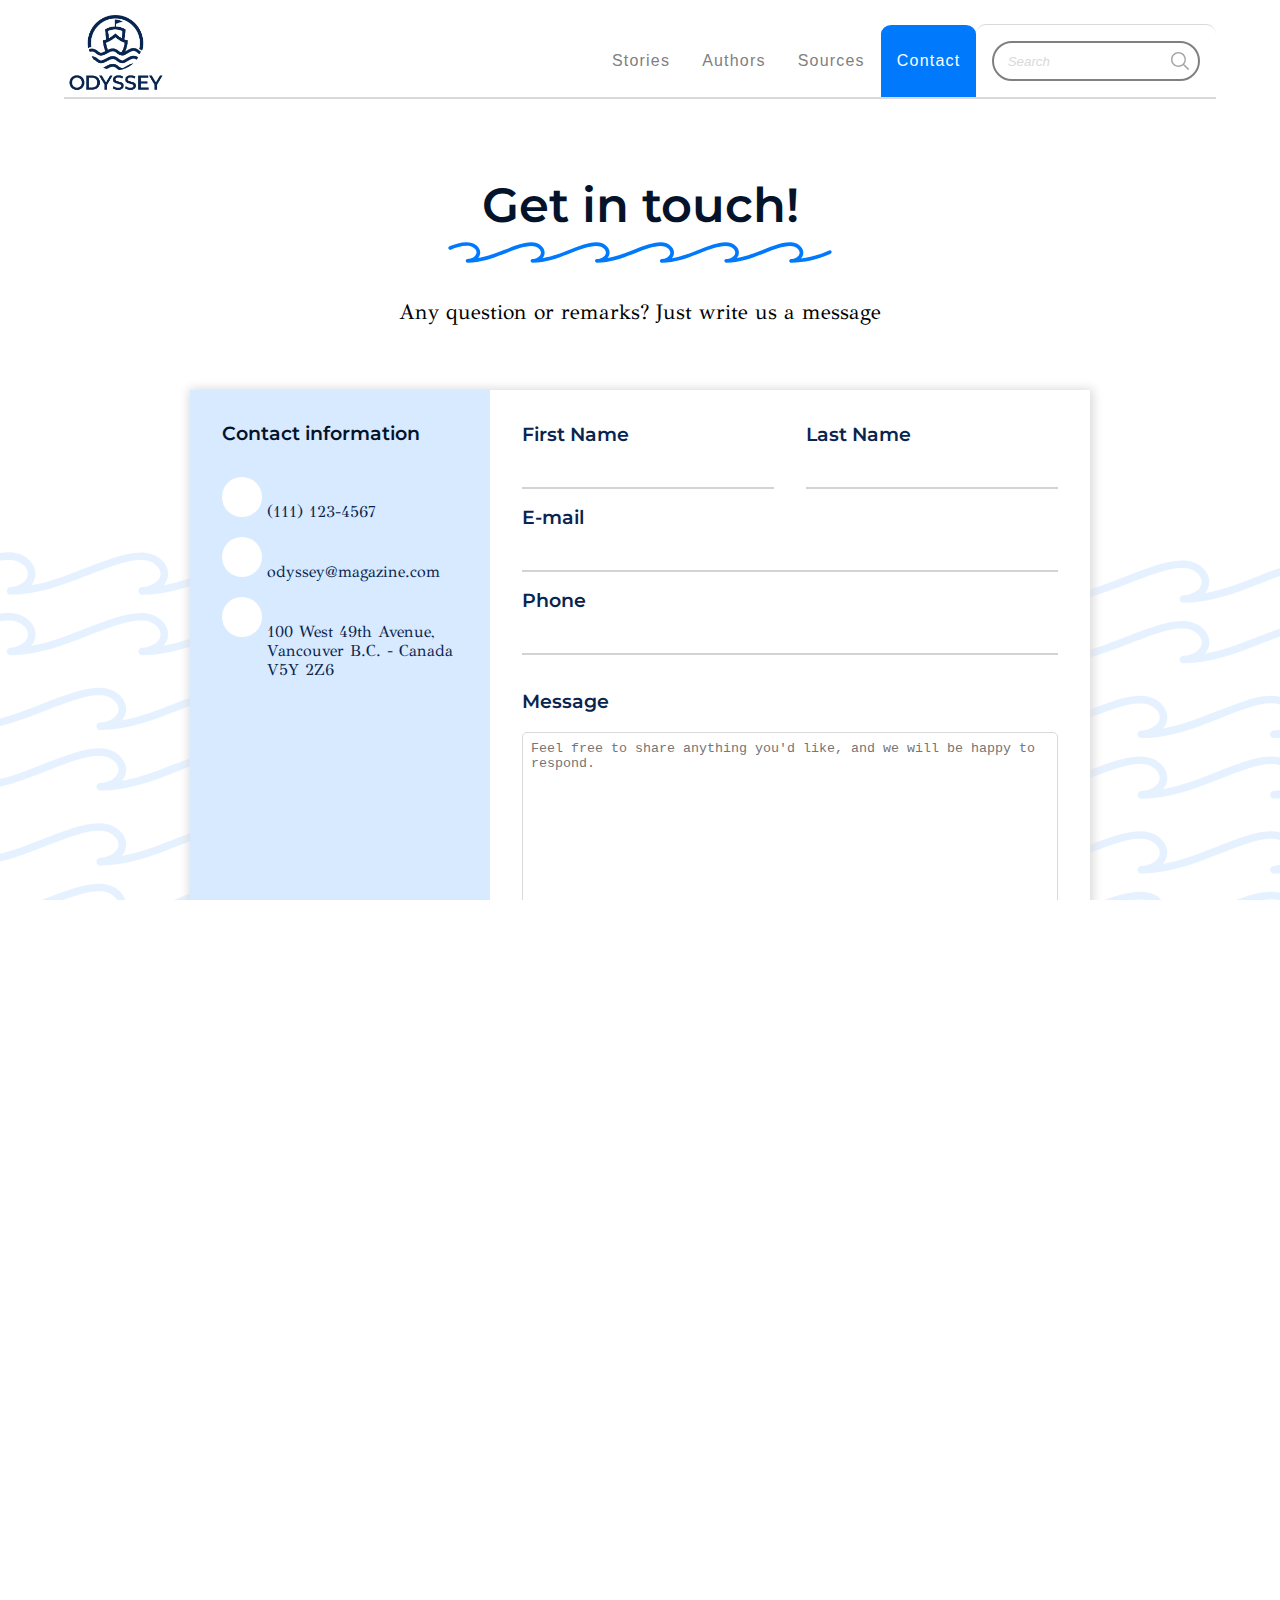
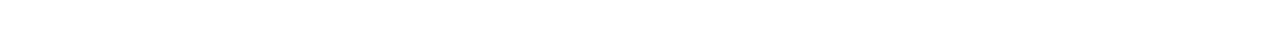
<file: pages/contact.html>
<!DOCTYPE html>
<html lang="en">
<head>
    <meta charset="UTF-8">
    <meta name="viewport" content="width=device-width, initial-scale=1.0">
    <script src="../js/index.js" defer></script>
    <link rel="stylesheet" href="../css/styles.css">
    <link rel="shortcut icon" href="../assets/svg/Magazine_Favicon-01.svg" type="image/x-icon">
    <link rel="stylesheet" href="https://cdnjs.cloudflare.com/ajax/libs/font-awesome/6.5.1/css/all.min.css" integrity="sha512-DTOQO9RWCH3ppGqcWaEA1BIZOC6xxalwEsw9c2QQeAIftl+Vegovlnee1c9QX4TctnWMn13TZye+giMm8e2LwA==" crossorigin="anonymous" referrerpolicy="no-referrer">
    <title>Contact</title>
</head>
<body>
    <header>
        <nav>
            <div id="logo-wrapper">
                <a href="../index.html">
                    <img src="../assets/imgs/logo_black.png" alt="Odyssey Logo Black"  id="logo-img">
                </a>
                <div id="menu-toggle">
                    <button aria-label="Toggle menu" id="toggle-button"><i class="fa-solid fa-bars"></i></button>
                </div>
            </div>
            <div id="menu" class="menu-list menu-list-black">
                <ul>
                    <li><a href="../pages/stories.html">Stories</a></li>
                    <li><a href="../pages/authors.html">Authors</a></li>
                    <li><a href="../pages/sources.html">Sources</a></li>
                    <li><a href="../pages/contact.html" class="active">Contact</a></li>
                    <li id="searchField">
                        <form action="#" method="get">
                            <input type="search" name="search" placeholder="Search">
                            <button type="submit" aria-label="search-button" id="searchBtn">Search</button>
                        </form>
                    </li>
                </ul>
            </div>
        </nav>
    </header>
    <main>
        <div id="contact-page">
            <div class="content centralized">
                <div class="page-title">
                    <h1>Get in touch!</h1>
                    <div class="underline-wrapper">
                        <img src="../assets/svg/underline-wave.svg" alt="Wave" aria-hidden="true">
                    </div>
                    <p>Any question or remarks? Just write us a message</p>
                </div>
                <div id="contact" class="grid">
                    <div id="contact-info">
                        <h3>Contact information</h3>
                        <div><i class="fa-solid fa-phone" aria-hidden="true"></i> (111) 123-4567</div>
                        <div><i class="fa-solid fa-envelope" aria-hidden="true"></i> odyssey@magazine.com</div>
                        <div><i class="fa-solid fa-location-dot" aria-hidden="true"></i> 100 West 49th Avenue, Vancouver B.C. - Canada V5Y 2Z6</div>
                    </div>
                    <form action="#" method="post">
                        <h3 class ="info">Your information</h3>
                        <div id="name-row" class="form-row">
                            <div class="form-group two-col">
                                <label for="firstName">First Name</label>
                                <input id="firstName" type="text" required>
                            </div>
                            <div class="form-group two-col">
                                <label for="lastName">Last Name</label>
                                <input id="lastName" type="text" required>
                            </div>
                        </div>
                        <div class="form-row one-col">
                            <div class="form-group">
                                <label for="email">E-mail</label>
                                <input id="email" type="text" required>
                            </div>
                        </div>
                        <div class="form-row one-col">
                            <div class="form-group">
                                <label for="phone">Phone</label>
                                <input id="phone" type="text" required>
                            </div>
                        </div>
                        <h3>Message</h3>
                        <div class="form-group">
                            <textarea id="user-message" placeholder ="Feel free to share anything you'd like, and we will be happy to respond."></textarea>
                        </div>
                        <div id="button-wrapper">
                            <button aria-label="submit-button" type="submit" id="submitMessageBtn">Submit</button>
                        </div>
                    </form>
                </div>
            </div>
        </div>
    </main>
    <footer>
        <div class="content">
            <div class="newsletter-subscription">
                <div>
                    <h3>Subscribe to our newsletter!</h3>
                    <p>Subscribe to our newsletter for exclusive insights, updates, and special offers delivered straight to your inbox.</p>
                </div>
                <form action="#" method="get" id="subscribe-form">
                    <span class="hidden" id="message" aria-hidden="true"></span>
                    <label class="visually-hidden" for="subscription-email">Your e-mail</label>
                    <input type="text" placeholder="Your e-mail" id="subscription-email">
                    <button aria-label="submit-button" type="submit" id="submitBtn">Subscribe</button>
                </form>
            </div>
            <hr>
            <div class="footer-wrapper">
                <div class="footer-menu-wrapper">
                    <div id="footer-logo-wrapper">
                        <img src="../assets/imgs/logo.png" alt="Odyssey Logo" id="footer-logo">                        
                    </div>
                    <ul id="footer-menu">
                        <li><a href="./stories.html">Stories</a></li>
                        <li><a href="./authors.html">Authors</a></li>
                        <li><a href="./sources.html">Sources</a></li>
                        <li><a href="./contact.html">Contact</a></li>
                    </ul>
                </div>
                <ul id="footer-socials">
                    <li>
                        <a href="https://www.facebook.com/" target="_blank"  title="Facebook">
                            <i class="fa-brands fa-facebook" aria-hidden="true"></i>
                            <span class="visually-hidden">Facebook</span>
                        </a>
                    </li>
                    <li>
                        <a href="https://www.instagram.com/" target="_blank"  title="Instagram">
                            <i class="fa-brands fa-instagram" aria-hidden="true"></i>
                            <span class="visually-hidden">Instagram</span>
                        </a>
                    </li>
                    <li>
                        <a href="https://www.x.com/" target="_blank" title="X">
                            <i class="fa-brands fa-x-twitter" aria-hidden="true"></i>
                            <span class="visually-hidden">X</span>
                        </a>
                    </li>
                    <li>
                        <a href="https://www.tiktok.com/" target="_blank" title="TikTok">
                            <i class="fa-brands fa-tiktok" aria-hidden="true"></i>
                            <span class="visually-hidden">Tik Tok</span>
                        </a>
                    </li>
                    <li>
                        <a href="https://www.reddit.com/" target="_blank" title="Reddit">
                            <i class="fa-brands fa-reddit" aria-hidden="true"></i>
                            <span class="visually-hidden">Reddit</span>
                        </a>
                    </li>
                </ul>
            </div>
            <small>Vin & Bee Inc. &copy; 2024</small>
        </div>
    </footer>
</body>
</html>
</file>
<file: css/styles.css>
@import url('https://fonts.googleapis.com/css2?family=EB+Garamond:ital@1&family=GFS+Didot&family=Montserrat:ital,wght@0,100..900;1,100..900&display=swap');

/*General styles*/
html, body{
    margin: 0;
    padding: 0;
    height: 100%;
    overflow-x: hidden;
    position: relative;
    font-family: "GFS Didot", 'Times New Roman', Times, serif;
}
:root{
    --white: white;
    --headerColor: #04132A;
    --primaryColor: #08254F;
    --secondaryColor: #04132A;
    --accentColor: #0079FD;
    --subtleColor: #D9D9D9;
    --danger: rgb(255, 138, 138);
    --h1FontSize: 3rem;
    --h2FontSize: 1.2rem;
}
/* clears the 'X' from Internet Explorer */
input[type=search]::-ms-clear {  display: none; width : 0; height: 0; }
input[type=search]::-ms-reveal {  display: none; width : 0; height: 0; }

/* clears the 'X' from Chrome */
input[type="search"]::-webkit-search-decoration,
input[type="search"]::-webkit-search-cancel-button,
input[type="search"]::-webkit-search-results-button,
input[type="search"]::-webkit-search-results-decoration { display: none; }

h1,h2,h3,h4,button, .view-profile, .author-profile p, label, figcaption{
    font-family: Montserrat, 'Gill Sans', 'Gill Sans MT', Calibri, 'Trebuchet MS', sans-serif;
}
h1,h2,h3{
    font-weight: 600;
    color: var(--headerColor);
}
h1{
    font-size: var(--h1FontSize);
}
h2{
    font-size: var(--h2FontSize);
}
button, #error a{
    font-weight: 400;
    border-radius: 50px;
    min-height: 40px;
    border: none;
    color: white;
    background-color: var(--secondaryColor);
    text-transform: uppercase;
}
button:hover, #error a:hover{
    background-color: var(--accentColor);
    cursor:pointer;
}
header, main, footer{
    width: 100vw;
}
article{
    position: relative;
}
ol{
    padding: 0;
    margin: 0;
    list-style: none;
}
.error{
    color: var(--danger);
}
.success{
    color: lightgreen;
}
.invalid-input{
    border: 3px solid var(--danger) !important;
}
.invalid-input:focus{
    outline-color: var(--danger)!important;
}
.read-more a:hover{
    color: var(--accentColor);
}
.hidden-link{
    text-decoration: none;
    color: black;
}
.hidden{
    visibility: hidden;
}
.visible{
    visibility: visible !important;
}
.visually-hidden {
    clip: rect(1px, 1px, 1px, 1px);
    height: 1px;
    overflow: hidden;
    position: absolute;
    white-space: nowrap;
    width: 1px;
}
.active{
    color: white !important;
    background-color: var(--accentColor);
    border-color: var(--accentColor) !important;
}
.active:hover{
    background-color: var(--accentColor) !important;
}
.grid{
    display: grid;
}
.content{
    width: 90vw;
    margin: auto;
}
.vertical-list .list-item{
    height: fit-content;
    min-height: 100px;
    border-bottom: thin solid var(--subtleColor);
}
.vertical-list .list-item:hover{
    background-color: rgba(211, 211, 211, 0.236);
}
.vertical-list .list-item div{
    display: flex;
    align-items: center;
    justify-content: start;
}
.vertical-list .list-item .number{
    margin-right: 1rem;
    color: gray;
    font-size: 3rem;
    min-width: 50px;
}
.vertical-list .title{
    width: 100%;
    flex-direction: column;
    justify-content: start;
    align-items: center;
    padding: 0 10px;
}
.vertical-list .title h2{
    width: 100%;
    text-align: left;
}
.vertical-list .title .description{
    max-width: 55vw;
    overflow: hidden;
    align-self: flex-start;
    margin: 0;
}
.vertical-list .title .description p{
    overflow: hidden;
    white-space: nowrap;
    text-overflow: ellipsis;
    margin: 0;
    color: gray;
}
.vertical-list .list-item .link{
    min-width: 25px;
    text-align: center;
}
.vertical-list .list-item .link a{
    display: flex;
    align-items: center;
    justify-items: center;
    color: gray;
}
main .content{
    margin: 0 auto 2rem auto;
}
nav ul,
footer ul{
    list-style: none;
    list-style: none;
    padding: 0;
    margin: 0;
    width: 100%;
}
ul li a{
    text-decoration: none;
    color: white;
    font-style: normal;
}
.centralized{
    max-width: 950px;
    width: 90vw;
    min-height: 100vh;
    margin-top: 9rem !important;
}
.flex{
    display: flex;
}
.flex-direction-column{
    flex-direction: column;
}
.justify-content-space-between{
    justify-content: space-between;
}
.justify-content-space-evenly{
    justify-content: space-evenly;
}
.underline-wrapper{
    width: 100%;
    overflow: hidden;
}
.underline-wrapper img{
    width: 100%;
    min-width: 300px;
    max-width: 30vw;
    margin: auto;
    object-fit: contain;
}
.page-title{
    text-align: center;
    margin-bottom: 4rem;
}
.page-title h1{
    font-size: var(--h1FontSize);
    margin-bottom: 0.5rem;
}
/*Header*/
header{
    position: absolute;
    top: 0;
    right: 0;
    left: 0;
    z-index: 2;
    font-family: sans-serif;
    background-color: white;
}

header nav{
    overflow: hidden;
    box-sizing: border-box;
    border-bottom: 2px solid #D9D9D9;
}
#index-nav{
    border-color: white;
}
header nav, header nav ul{
    display: flex;
    flex-direction: column;
}

#menu ul{
    z-index: 2;
}
#menu ul li{
    order:2;
    display: flex;
    align-items: center;
    border-top: 1px solid var(--subtleColor);
}
#menu ul li a,
#menu ul li form{
    box-sizing: border-box;
    padding: 1rem;
}
.menu-list ul li a{
    font-weight: lighter;
    letter-spacing: 1.2px;
    width: 100%;
    height: 100%;
    min-width: 85px;
    box-sizing: border-box;
    color: gray;
    display: flex;
    justify-content: center;
    align-items: center;
}
#menu ul li a:hover{
    background-color: whitesmoke;
}
#menu ul #searchField{
    order:1;
    border-top: thin solid var(--subtleColor);
}
#menu ul #searchField form{
    width: 50%;
    min-width: 250px;
    position: relative;
    text-align: right;
    margin: auto;
}
#subscribe-form input,
.menu-list ul #searchField input{
    outline-color: var(--accentColor);
    color: var(--primaryColor);
}
.menu-list ul #searchField input{
    border: 2px solid gray;
    background-color: transparent;
    border-radius: 50px;
    margin: auto;
    height: 40px;
    padding: 0 1em;
    width: 100%;
    max-width: 350px;
}

#menu ul #searchField input::placeholder{
    color:var(--subtleColor) !important;
}

.menu-list ul #searchField input:focus{
    background-color: white;
    border-color: var(--primaryColor);
}
.show-menu ul li #searchField input{
    color: white !important;
}
#menu ul #searchField input::placeholder{
    font-style: italic;
    position: relative;
    color: gray;
}
#menu ul #searchField form button {
    text-indent: -999px;
    overflow: hidden;
    width: 20px;
    position: absolute;
    top:1rem;
    right: 1rem;
    padding: 0;
    margin: 0;
    border: 1px solid transparent;
    border-radius: inherit;
    background: url("../assets/svg/icons8-search-16-dark.svg") center;
    background-repeat: no-repeat;
    cursor: pointer;
    opacity: 0.7;
}
#menu ul #searchField form button{
    margin-right: 10px;
}

#menu ul #searchField form button:hover {
    opacity: 1;
}
#logo-wrapper{
    display: flex;
    justify-content: space-between;
    height: 100%;
    width: 100%;
    max-height: 100px;
}
#logo-wrapper a {
    width: 50%;
}
#logo-wrapper #logo-img{
    height: 90%;
    display: block;
    margin-top: 0.4rem;
    padding-left: 1rem;
}
.menu-list{
    display: none;
}
.show-menu{
    display: block;
}
#menu-toggle{
    text-align: right;
    width: 100%;
}

#menu-toggle button{
    font-size: 1.5rem;
    margin: 0 1rem;
    color: var(--primaryColor);
    border: none;
    background-color: inherit;
    padding: 0.5rem 1rem;
    height: 100%;
}
#menu-toggle button:hover{
    cursor: pointer;
}

/* HOME - CAROUSEL */
.media-cover{
    width: 100%;
    overflow: hidden;
    min-height: 500px;
    height: 40vh;
    position: relative;
}
.media-cover img{
    width: 100%;
    height: 100%;
    object-fit: cover;
}
.media-cover .media-text, .media-cover .article-title-wrapper{
    position: absolute;
    height: 100%;
    background: linear-gradient(0deg, rgba(0,0,0,0) 10%, rgba(0,0,0,0.75) 100%);
    left: 0;
    right: 0;
    display: flex;
    flex-direction: column;
    color: var(--white);
    place-content: center;
    padding: 10% 5% 0 5%;
}
#home-banner .media-text{
    z-index: 1;
}
#home-banner .media-text h1{
    font-size: 3rem;
    text-align: left;
    color: var(--white);
    margin: 0;
    max-width: 800px;
}
.media-cover .media-text p{
    font-size: 1rem;
    font-family: Montserrat, 'Gill Sans', 'Gill Sans MT', Calibri, 'Trebuchet MS', sans-serif;
    font-weight: 400;
    max-width: 700px;
    line-height: 1.8rem;
}.media-cover .media-text small{
height: 100%;
}
#home-banner{
    height: 90vh;
    max-height: 90vh;
}
#home-banner *{
    box-sizing: border-box;
}
.carousel {
    position: relative;
    filter: drop-shadow(0 0 10px #0003);
    perspective: 100px;
}
#home-banner *::-webkit-scrollbar {
    width: 0;
}
  
#home-banner *::-webkit-scrollbar-track {
    background: transparent;
}
  
#home-banner *::-webkit-scrollbar-thumb {
    background: transparent;
    border: none;
}
#home-banner * {
    -ms-overflow-style: none;
}
/*Carousel code stolen from https://codepen.io/Schepp/pen/WNbQByE*/
.carousel__viewport {
    position: absolute;
    top: 0;
    right: 0;
    bottom: 0;
    left: 0;
    display: flex;
    overflow-x: scroll;
    counter-reset: item;
    scroll-behavior: smooth;
    scroll-snap-type:x mandatory;
    overflow-y: hidden;
}

.carousel__slide {
    position: relative;
    flex: 0 0 100%;
    width: 100%;
    counter-increment: item;
}
.carousel__slide img{
    width: 100%;
    min-height: 100%;
    object-fit: cover;
}
.carousel__navigation {
    position: absolute;
    right: 0;
    bottom: 1.5rem;
    left: 0;
    text-align: center;
    z-index: 2;
}

.carousel__navigation-list,
.carousel__navigation-item {
    display: inline-block;
}
.carousel__navigation-button {
    display: inline-block;
    width: 1.2rem;
    height: 1.2rem;
    background-color: white;
    background-clip: content-box;
    border: 0.25rem solid transparent;
    border-radius: 50%;
    font-size: 0;
    transition: transform 0.1s;
}
.carousel__snapper {
    position: absolute;
    top: 0;
    left: 0;
    width: 100%;
    height: 100%;
    scroll-snap-align: center;
}
@media (hover: hover) {
    .carousel__snapper {
      animation-name: tonext, snap;
      animation-timing-function: ease;
      animation-duration: 4s;
      animation-iteration-count: infinite;
    }
  
    .carousel__slide:last-child .carousel__snapper {
      animation-name: snap;
    }
  }
  
  @media (prefers-reduced-motion: reduce) {
    .carousel__snapper {
      animation-name: none;
    }
  }
  
  .carousel:hover .carousel__snapper,
  .carousel:focus-within .carousel__snapper {
    animation-name: none;
  }
@keyframes tonext {
  75% {
    left: 0;
  }
  95% {
    left: 100%;
  }
  98% {
    left: 100%;
  }
  99% {
    left: 0;
  }
}

@keyframes tostart {
  75% {
    left: 0;
  }
  95% {
    left: -300%;
  }
  98% {
    left: -300%;
  }
  99% {
    left: 0;
  }
}

@keyframes snap {
  96% {
    scroll-snap-align: center;
  }
  97% {
    scroll-snap-align: none;
  }
  99% {
    scroll-snap-align: none;
  }
  100% {
    scroll-snap-align: center;
  }
}
.gradient{
    position: absolute;
    height: 10%;
    width: 100%;
    bottom: 1rem;
    left: 0;
    right: 0;
    background: linear-gradient(180deg, rgba(0,0,0,0) 0%, rgba(0,0,0,0.3) 83%);
    z-index: 0;
}
.articles-grid{
    grid-template-columns: 1fr;
    gap: 1rem;
    max-width: 90vw;
    margin: auto;
}
.article-card-link:hover img,
#sources-page #gallery-grid .grid-item:hover img {
    position: relative;
    z-index: 0;
    animation: zoom 0.2s linear both;
}
@keyframes zoom{
    from{
        transform: scale(1);
    }to{
        transform: scale(1.1);
    }
}
.article-card-link:hover{
    color: var(--primaryColor);
}
.articles-grid article .article-card-link{
    min-height: fit-content;
    height: 100%;
    display: flex;
    flex-direction: column;
}
.articles-grid .main-article .article-card-link{
    flex-direction: column;
}
.articles-grid .article-card-wrapper{
    flex-grow: 2;
    min-height: 233px;
    overflow: hidden;
}
.articles-grid .article-card-wrapper p{
    max-height: 150px;
    overflow: hidden;
    margin: 0;
}
.articles{
    width: 100%;
}
.section-title{
    max-width: 200px;
    font-size: 2rem;
    border-bottom: 3px solid var(--accentColor);
}
aside .section-title{
    font-size: 1.5rem;
}
.article-thumbnail{
    overflow: hidden;
    width: 100%;
    min-width: 150px;
    height: 35vh;
    aspect-ratio: 1/1;
    position: relative;
}
.article-thumbnail img{
    width: 100%;
    height: 100%;
    object-fit: cover;
}
.main-article .article-thumbnail{
    aspect-ratio: unset;
    height: 300px;
    width: 100%;
    max-width: unset;
}
.main-article .main-article-title{
    font-size: 1.3rem;
}
.article-card-wrapper{
    padding: 0 1rem;
    display: flex;
    flex-direction: column;
    position: relative;
}
.box-overflow-gradient{
    box-sizing: border-box;
    padding-top: 10vh !important;
    position: absolute;
    min-height: fit-content;
    width: 99%;
    bottom:0;
    left: 0;
    background: linear-gradient(180deg, rgba(255,255,255,0) 0%, rgba(255,255,255,1) 55%);
}
.main-article .article-card-wrapper{
    height: auto;
    padding: 0 0.5rem;
}
.articles-grid article,
aside article,
.aside-profile{
    width: 100%;
    max-width: 99%;
    margin: 1rem 0;
    border: thin solid var(--subtleColor);
}

aside{
    display: flex;
    flex-direction: column;
    justify-content: space-between;
    max-width: 90vw;
    margin: 4rem 0 0 0;
}
aside section{
    margin: 1rem 0;
    color: inherit;
}
aside section h3{
    font-size: 1.2rem;
    margin: 0;
    border-bottom: 2px solid var(--primaryColor);
}
aside section .article-card-wrapper{
    margin: 1rem 0.5rem 1rem 0;
    padding: 0;
    flex: 0 0 auto;
    width: 100%;
    max-width: 350px;
}

.most-read-article{
    position: relative;
    height: 250px;
    overflow: hidden;
}
.most-read-article img{
    width: 100%;
    height: 100%;
    object-fit: cover;
}
.most-read-article .card-content{
    position: absolute;
    top: 0;
    width: 100%;
    height: 100%;
    text-align: left;
    padding: 1rem 0.5rem 0 0.5rem;
    box-sizing: border-box;
    background-color: rgba(0,0,0,0.50);
    display: flex;
    flex-direction: column;
    justify-content: space-between;
}
.most-read-article .card-content *{
    color: var(--white);
}
.article-views{
    position: absolute;
    z-index: 1;
    right: 0;
    top: 0;
    color: white;
    padding-top: 0.5rem;
    text-shadow: 1px 1px 10px black;
}
.article-views .views{
    padding: 0.5rem;
    background-color: rgba(8, 37, 79, 0.5);
}
.article-views *,
.article-ranking *{
    display: block;
}
.article-views,
.article-ranking{
    display: flex;
    align-items: center;
    justify-content: space-between;
}

.article-ranking .ranking-position{
    font-size: 2rem;
}
.read-more, .read-more *{
    font-size: 1.2rem;
    color: var(--primaryColor);
    text-decoration: underline;
    font-family: "EB Garamond", Georgia, 'Times New Roman', Times, serif;
    font-style: italic;
    text-align: right;
    display: block;
    width: 95%;
    margin: auto;
}
.article-card-link .read-more{
    height: auto;
}
.content-wrapper{
    display: flex;
    overflow-y: hidden;
    overflow-x: scroll;
    flex-wrap: nowrap;
    height: fit-content;
}
/*STORY*/
.article-title-wrapper *{
    color: white;
}
.article-title-wrapper{
    position: relative;
    z-index: 0;
}
.article-title-wrapper .media-text{
    position: absolute;
    padding: 0 10%;
    left: 0;
    right: 0;
    text-align: center;
    z-index: 3;
    text-shadow: 5px 5px 20px black;
}
.article-title-wrapper #article-title{
    margin: 0 auto;
    position: relative;
    bottom: -5rem;
}
.article-title-wrapper .article-engagement{
    width: 100%;
    margin: 2rem 0;
    position: relative;
    bottom: -4rem;
    font-size: 1.2rem;
}
.story{
    margin-bottom: 5vh;
}
.story .story-subtitle{
    font-size: 1.3rem;
    color: gray;
}
.story article{
    text-align: justify;
    margin-top: 5vh;
    max-width: 85vw;
}
.story article h2{
    font-size: 1.8rem;
}
.story article figure{
    margin: 0;
}
.story article figure .credit{
    text-transform: uppercase;
    padding: 0.5rem 0;
    font-size: clamp(10px,1rem,14px);
    color: gray;
    font-weight: 600;
}
.story article img{
    width: 100%;
}
.story article p{
    font-size: 1.2rem;
}
.story article .article-footer{
    display: flex;
    margin-top: 2vh;
}
.article-tags{
    display: flex;
    padding: 0.5rem;
    flex-wrap: wrap;
    justify-content: start;
    align-content: end;
}
.tag,
.story article .article-footer .share-option
{
    text-decoration: none;
    display: block;
    letter-spacing: 1px;
    border-radius: 50px;
    min-width: 80px;
    padding: 0.2rem;
    text-align: center;
    margin-right: 1vw;
    border: 2px solid lightgray;
    font-family: Montserrat, 'Gill Sans', 'Gill Sans MT', Calibri, 'Trebuchet MS', sans-serif;
}
.tag{
    color: darkgray;
    font-size: clamp(10px,1rem,12px);
    padding: 5px;
    margin: 2px;
    box-sizing: border-box;
}
.story article .article-footer a{
    font-size: 0.9rem;
    padding: 0.5rem;
}
.story article .article-footer .share-option{
    color: white;
    background-color: var(--accentColor);
    border: none;
    min-height: 30px;
    min-width: 110px;
    display: flex;
    align-items: center;
    justify-content: center;
}
.story article .article-footer .share-option *{
    padding: 0.2rem;
}
.author-profile-wrapper{
    max-width: 350px;
    border: thin solid lightgray;
    border-radius: 10px;
    height: min-content;
    text-align: center;
    flex: 0 0 auto;
    overflow: hidden;
    margin: 1rem 1rem 1rem 0;
}
.author-profile p{
    width: 80%;
    margin: auto;
    font-size: clamp(10px,1rem,14px);
}

.story aside{
    margin-top: 0;
}
.story aside .author-profile-wrapper{
    max-width: 250px;
    margin: 5vh auto;
}
.story .article-title-wrapper{
    display: flex;
    flex-direction: column;
    place-content: flex-end;
    height: 60vh;
}
.story .article-title-wrapper img{
    height: 100%;
    object-fit: cover;
}
.author-profile{
    padding: 1rem 0.5rem;
    max-height: 600px;
}
.story .author-profile h3,
.author-profile h4{
    font-size: var(--h2FontSize);
    border: none;
}
.story .author-profile p{
    font-size: 1rem;
    margin-top: 0.5rem;
    color: gray;
}
.author-profile .author-photo{
    width: 85%;
    margin: auto;
    min-width: 10%;
}
.author-profile .author-photo img{
    width: 100%;
    max-width: 150px;
    height: 100%;
    aspect-ratio: 1/1;
    border-radius: 50%;
    object-fit: cover;
    border: thin solid lightgray;
}
.author-profile .author-social-media{
    display: flex;
    justify-content: space-around;
    font-size: 1.5rem;
    margin: 2rem 0 1rem 0;
}
.author-profile .author-social-media a{
    color: var(--accentColor);
}
.author-profile-wrapper .view-profile{
    text-decoration: none;
    display: block;
    padding: 1rem;
    font-weight: 600;
    background-color: rgba(0, 121, 253, 0.2);
    color: var(--primaryColor);
}
.author-profile-wrapper .view-profile:hover{
    background-color: rgba(0, 121, 253, 0.4);
    ;
}
/*------------- CONTACT -------------*/

#contact-page{
    background-image: url("../assets/svg/waves-background.svg");
    background-position: bottom;
    background-repeat: no-repeat;
}
#contact-page .content{
    margin: 0;
    width: 100%;
}
#contact-page #contact{
    grid-template-columns: 1fr;
    grid-template-rows: 1fr;
    min-height: 600px;
    max-width: 900px;
    min-width: 300px;
    margin: 5vh auto;
    background-color: white;
    box-shadow: rgba(100, 100, 111, 0.2) 0px 7px 29px 0px;
}
#contact-page p{
    font-size: 1.3rem;
    max-width: 90vw;
    margin: 2rem auto;
}
#contact form *, #contact #contact-info{
    text-align: left;
    box-sizing: border-box;
    color: var(--primaryColor);
}

h3.info{
    margin-bottom: 4.5rem;
}
textarea #user-message{
    padding: 1rem;
}

#contact-info div{
    display: grid;
    grid-template-columns: 45px 1fr;
    align-items: baseline;
    margin: 1rem 0;
}

#contact-info h3{
    margin-bottom: 2rem;
    margin-top: 0;
}

textarea #user-message::placeholder{
    color: var(--subtleColor);
}

#contact-info{
    padding: 1rem;
    background-color: rgba(216, 234, 255, 1);
    grid-row: 2/-1;
}
#contact-info i {
    background-color: white;
    color: #5195e0;
    text-align: center;
    margin-right: 0.5rem;
    border-radius: 50px;
    height: 20px;width: 20px;
    padding:10px;
}
#contact form{
    padding: 1rem;
    max-width: 90vw;
}
#contact form label{
    font-size: 1.2rem;
    font-weight: 600;
    margin-bottom: 0.5rem;
}
#contact form input, textarea{
    color: gray;
    outline: none;
    border-color: var(--subtleColor);
    border-style: solid;
}
textarea{
    border-radius: 5px;
    width: 100%;
    height: 30%;
    min-height: 200px;
    border-width: 1px;
    resize: none;
    padding: 0.5rem;
}
#contact form input{
    min-height: 35px;
    border: none;
    border-bottom: 2px solid lightgrey;
}

#contact form input:focus{
    border-width: 3px;
    border-color: var(--accentColor);
}
#contact form .form-row{
    display: grid;
    grid-auto-flow: column;
    gap: 2rem;
}
#contact form #name-row{
    grid-auto-flow: row;
}
#contact form .form-group{
    display: flex;
    flex-direction: column;
    margin-bottom: 1rem;
}
#button-wrapper{
    width: 100%;
    text-align: right !important;
}
#contact form button{
    width: 100%;
    text-align: center;
    color: white;
}
/*------------- SOURCES -------------*/
#sources-page section{
    max-width: 90vw;
    margin: auto;
    padding: 0 1rem;
}
#sources-page section #gallery-grid,
#sources-page section #sources-list{
    margin: 2rem 0;
}
#sources-page #gallery-grid{
    grid-template-columns: 1fr;
    gap: 1rem;
}
#sources-page #gallery-grid .grid-item{
    position: relative;
    aspect-ratio: 1/1;
}
#sources-page #gallery-grid .grid-item figure{
    width: 100%;
    height: 100%;
    margin: 0;
    overflow: hidden;
}
#sources-page #gallery-grid .grid-item figure figcaption{
    color: white;
    position: absolute;
    height: 30%;
    bottom: 0;
    left: 0;
    right: 0;
    display: flex;
    flex-direction: column;
    justify-content: end;
    padding: 1rem 0.5rem;
    text-align: left;
    background: linear-gradient(0deg, rgba(4,19,72,0.75) 50%, rgba(4,19,72,0) 100%);
}
#sources-page #gallery-grid .grid-item img{
   width: 100%;
   height: 100%;
   object-fit: cover;
}
#sources-page #sources-list{
    font-family: Montserrat, 'Gill Sans', 'Gill Sans MT', Calibri, 'Trebuchet MS', sans-serif;
}
#sources-page #sources-list .flex{
    align-items: center;
}

/*------------- AUTHORS -------------*/
#authors-page .grid{
    max-width: 800px;
    margin: auto;
}
#authors-page .grid{
    gap: 1rem;
    max-width: fit-content;
}
#authors-page .author-profile-wrapper{
    width: 100%;
    max-width: 100%;
    margin: auto;

}
/*-------------- AUTHOR PROFILE -----------*/
#author-profile-page .grid{
    grid-template-columns: 1fr;
    gap: 2rem;
}
#author-profile-page aside .author-profile-wrapper{
    margin: auto;
}
#author-profile-page{
    max-width: 1200px;
}
/*-------------- 404 Error ---------------*/
#error{
    height: 100%;
    display: flex;
    justify-content: center;
    align-items: center;
    margin: auto;
    text-align: center;
}
#error *{
    color: var(--primaryColor);
    font-family: Montserrat, 'Gill Sans', 'Gill Sans MT', Calibri, 'Trebuchet MS', sans-serif;
}
#error h1{
    text-transform: uppercase;
    font-weight: 700;
}
.error-image{
    width: 100%;
    text-align: center;
}
.error-image img{
    height: 100%;
    width: 100%;
    max-width: 500px;
    min-width: 300px;
    object-fit: contain;
}
.error-text{
    line-height: 25px;
    font-size: var(--h2FontSize);
    margin-top: 0;
    font-weight: 600;
}
#error a{
    text-transform: capitalize;
    display: flex;
    place-content: center;
    align-items: center;
    text-decoration: none;
    max-width: 200px;
    margin: auto;
}

/*------------- FOOTER -------------*/
footer {
    display: flex;
    flex-direction: column;
    background-color: var(--primaryColor);
}
footer .content{
    min-height: auto;
}
footer *{
    color: white;
}

.footer-wrapper{
    display: flex;
    flex-direction: column;
}
footer form{
    display: flex;
    flex-direction: column;
    justify-content: space-between;
    width: 100%;
}
footer form input{
    margin: 0;
    margin-bottom: 1rem;
    min-width: 50%;
    width:95%;
    min-height: 40px;
    border-radius: 5px;
    border: none;
    padding: 0.1rem 0.6rem;
}
footer form input::placeholder{
    color: var(--subtleColor);
}
footer form button{
    min-width: 150px;
}
.subscribed{
    width: fit-content;
    font-style: italic;
    background-color: transparent;
}
.subscribed:hover{
    cursor:default;
    background-color: transparent;
}
footer a:hover{
    background-color: rgba(0, 121, 253, 0.1);
    border-radius: 20px;
}
#subscribe-form{
    position: relative;
}
#subscribe-form #message{
    font-style: italic;
    position: absolute;
    top: -1.1rem;
    margin: 0;
    left: 0;
    font-family: Montserrat, 'Gill Sans', 'Gill Sans MT', Calibri, 'Trebuchet MS', sans-serif;
    font-size: 0.8rem;
}
.newsletter-subscription{
    display: grid;
    grid-template-columns: 1fr;
    gap: 1rem;
    place-content: center;
    align-items: center;
    justify-items: center;
}
.newsletter-subscription div{
    width: 100%;
}
.newsletter-subscription div *{
    text-align: center;
    color: whitesmoke;
}

.newsletter-subscription div h3{
    font-family: "GFS Didot", 'Times New Roman', Times, serif;
    font-size: 1.8rem;
    font-weight: 400;
    margin: 0.8rem auto;
}
.newsletter-subscription div p{
    font-size: 1.1rem;
    font-weight: 100;
}
#footer-logo-wrapper{
    width: 100%;
    display: flex;
}
#footer-logo{
    width: 50%;
    object-fit: contain;
}
.footer-menu-wrapper{
    display: flex;
    justify-content: center;
}
#footer-menu{
    display: grid;
    grid-template-columns: repeat(2, 1fr);
    width: 100%;
    text-align: center;
}
#footer-socials{
    display: flex;
    margin: auto;
    justify-content: space-between;
    font-size: 1.5rem;
    text-align: center;
    max-width: 300px;
}
.newsletter-subscription,
.footer-menu-wrapper,
#footer-socials{
    margin: 4vh auto;
    box-sizing: border-box;
}
small{
    display: block;
    width: 100%;
    height: 50px;
    margin-top: 5vh;
    text-align: center;
}
#footer-menu li,
#footer-socials li,
#footer-socials li a,
#footer-menu li a{
    display: flex;
    place-items: center;
    justify-content: center;
    min-height: 50px;
    width: 100%;
    height: 100%;
    max-width: 80px;
}

ul#footer-socials li a {
   min-width: 50px;
}
/*Large Mobile*/
@media only screen and (min-width:500px){
    .box-overflow-gradient{
        width: 100%;
    }
    #home-banner .media-text h1{
        font-size: 3.5rem;
    }
    #home-banner .media-text p{
        font-size: 1.2rem;
    }
    main .content{
        overflow: hidden;
    }
    .main-article .article-card-wrapper{
        padding: 0 2rem;
    }
    .main-article .main-article-title{
        font-size: 2rem;
    }
    .articles-grid article .article-card-link{
        flex-direction: row;
    }
    .article-thumbnail{
        height: auto;
    }

    /*CONTACT*/
    #contact-page .content{
        margin: auto;
        
    }
    #contact form{
        padding: 2rem;
    }

    #contact form button{
        width: 150px;
        text-align: center;
    }
    #contact-info{
        padding: 1rem 2rem;
    }

    /*AUTHORS*/
    #authors-page .grid{
        grid-template-columns: repeat(2,1fr);
    }
    /*FOOTER*/
    .newsletter-subscription form{
        flex-direction: row;
        justify-content: stretch;
        margin: 0;
        width: 100%;
    }
    footer form  *{
        margin: 0 1vw;
    }
    footer form input{
        margin-bottom: 0;
    }
}

/*Tablet*/
@media only screen and (min-width: 800px){
    #menu ul, nav, header nav, header nav ul{
        background-color: transparent;
    }
    #menu ul li{
        border-radius: 10px 10px 0 0;
        overflow: hidden;
    }
    #menu ul li{
        order:2;
        display: flex;
        align-items: center;
        border-color: white;
    }
    #menu ul #searchField form{
        width: 100%;
        min-width: unset;
    }
    .show-menu{
        background-color: white;
    }
    #logo-wrapper{
        max-width: 150px;
    }
    #logo-wrapper #logo-img{
        padding-left: 0;
    }
    #menu-toggle{
        display: none;
    }
    .menu-list{
        display: block;
    }
    header{
        padding-top:1vh;
    }
    header nav,
    header nav ul{
        flex-direction: row;
        justify-content: space-between;
    }
    header nav{
        width: 90%;
        height:10vh;
        margin: auto;
        align-items: flex-end;
    }
    header nav ul{
        justify-content: flex-end;
    }
    #menu ul #searchField{
        order:2;
    }
    #menu ul{
        background-color: transparent;
    }
    .media-cover .media-text{
        padding: 0 10%;
        min-height: 600px;
    }
    .media-cover .media-text h1{
        font-size: var(--h1FontSize);
    }
    .underline-wrapper{
        max-width: 90vw;
        margin: auto;
    }
    #home .articles-grid{
        grid-template-rows: 30rem 1fr 1fr;
    }
    .articles-grid{
        grid-template-columns: repeat(2,1fr);
        grid-auto-rows: auto;
        place-content: center;
    }

    .articles-grid .article-card-wrapper p {
        overflow: hidden;
        margin-top: 1rem;
    }
    .article-thumbnail{
        min-width: 100%;
        min-height: 200px;
    }
    .main-article{
        width: 100%;
        grid-column: 1/-1;
    }
    .articles-grid article .article-card-link{
        flex-direction: column;
        align-items: stretch;
        margin: 0;
    }
    .articles-grid .main-article .article-card-link{
        flex-direction: row;
        width: 100%;
        height: 100%;
    }
    .main-article .article-card-link .article-thumbnail{
        min-width:50%;
        width: 50%;
        height: 100%;
        position:relative;
    }
    #home .author-profile-wrapper{
        width: 90%;
    }
    /*Story*/
    .story{
        grid-template-columns: 250px 1fr !important;
        gap: 2rem;
    }
    #story-cover{
        min-height: 600px;
    }
    .story article{
        max-width: 900px;
        grid-column: 2/-1;
    }
    .story aside{
        grid-column: 1/2;
        grid-row: 1/-1;
    }
    .story aside .author-profile-wrapper{
        margin-top: 10vh;
    }
    #contact-page #contact{
        grid-template-columns: 1fr 2fr;
        grid-template-rows: 1fr;
        box-shadow: 1px 1px 10px 2px var(--subtleColor);
    }
    #contact-page #contact-info{
        grid-row: 1/-1;
        grid-column: 1/2;
        padding: 2rem 2rem;
    }
    /*Sources*/
    #sources-page section{
        max-width: 900px;
    }
    #sources-page #gallery-grid{
        grid-template-columns: repeat(2,1fr);
        gap: 0.8rem;
    }
    
    #sources-page #gallery-grid figure{
        height: 100%;
        width: 100%;
    }
    #sources-page #gallery-grid figure figcaption{
        visibility: hidden;
    }
    #sources-page #gallery-grid figure:hover figcaption{
        visibility: visible;
    }
    .info{
        display: none;
    }
    /*CONTACT*/
    #contact form #name-row{
        grid-auto-flow: column;
    }
    #contact-info{
        padding: 1rem 5rem;
    }
    /*AUTHORS*/
    #authors-page .grid{
        grid-template-columns: repeat(3,1fr);
    }

    /*Author profile page*/
    #author-profile-page .grid{
        grid-template-columns: 1fr 3fr !important;
        gap: 2rem;
    }
    #author-profile-page aside{
        margin: auto;
        margin-top: 0;
        grid-column: 1/2;
        grid-row: 1/-1;
    }
    /*Stories*/
    #stories-page .articles-grid{
        grid-template-columns: repeat(3,1fr);
        padding: 0.1rem;
    }
    #stories-page .articles-grid article{
        max-height: 500px;
    }
    /*Footer*/
    .newsletter-subscription{
        grid-template-columns: 1fr 1fr;
        gap: 1.5rem;
    }

    .newsletter-subscription div *{
        text-align: left;
    }
    .footer-wrapper{
        flex-direction: column;
        width: 100%;
        margin: auto;
    }
    .footer-menu-wrapper{
        width: 100%;
        height: 10vh;
    }
    #footer-socials{
        width: 40%;
    }
    #footer-menu{
        display: grid;
        grid-template-columns: repeat(4, 1fr);
        justify-content: flex-end;
        width: 100%;
        text-align: center;
    }
    footer form input{
        width: 30vw;
    }
}
/*Desktop*/
@media only screen and (min-width: 1000px){
    #home{
        grid-template-columns: 3fr 1fr;
        gap: 4rem;
    }
    .articles-grid{
        grid-template-columns: repeat(3,1fr);
    }
    /*------------- STORIES --------------*/
    #stories-page .articles-grid{
        grid-template-columns: repeat(4,1fr);
    }
    aside article{
        margin: 0.5rem 0;
        height: 100%;
    }
    .most-read-article{
        height: 140px;
    }
    .content-wrapper{
        flex-direction: column;
        padding-top: 1vh;
        overflow-x: hidden;
    }
    .most-read-section .content-wrapper{
        height: 29rem;
    }
    aside section .article-card-wrapper {
        max-width: 99%;
        margin: 0 0 0.8rem 0;
        padding: 0;
        height:100%;
        max-height: 140px;
    }
    aside {
        justify-content: flex-start;
    }
    .author-profile-wrapper{
        margin: 1rem auto;
    }
    .articles-grid article,
    aside article,
    .aside-profile{
        max-width: 100%;
    }

    /*AUTHORS*/
    #authors-page .grid{
        grid-template-columns: repeat(4,1fr);
    }
    /*AUTHOR PROFILE PAGE*/
    #author-profile-page .grid{
        grid-template-columns: 250px 1fr !important;
    }
    /*SOURCES*/
    #sources-page #gallery-grid{
        grid-template-columns: repeat(auto-fit, minmax(180px,1fr));
    }
    #sources-page #gallery-grid .grid-item{
        aspect-ratio: 1/1.1;
    }
    #sources-page #gallery-grid .two-rows{
        height: 100%;
        width: 100%;
        grid-column-start: 2;
        grid-row-start: 1;
        grid-row-end: 3;
    }
    #sources-page #gallery-grid .two-rows img,
    #sources-page #gallery-grid .two-columns-1,
    #sources-page #gallery-grid .two-columns-2{
        height: 100%;
    }
    #sources-page #gallery-grid .two-columns-1,
    #sources-page #gallery-grid .two-columns-2{
        aspect-ratio: 2/1;
        height: 100%;
        width: 100%;
    }
    #sources-page #gallery-grid .two-columns-1{
        grid-column-start: 3;
        grid-column-end: 5;
        grid-row-start: 3;
    }
    #sources-page #gallery-grid .two-columns-2{
        grid-column-start: 1;
        grid-column-end: 3;
        grid-row-start: 5;
    }
    /*FOOTER*/
    .footer-menu-wrapper{
        width: 100%;
    }
    #footer-logo-wrapper{
        text-align: center;
        /* width: 40%; */

        padding-right: 20rem;

    }
    #footer-menu{
        grid-template-columns: repeat(4,1fr);
        justify-content: flex-end;
        /* margin-right: 15vw; */
    }
    .footer-wrapper{
        margin: 0;
        width: 100%;
    }
}
</file>
